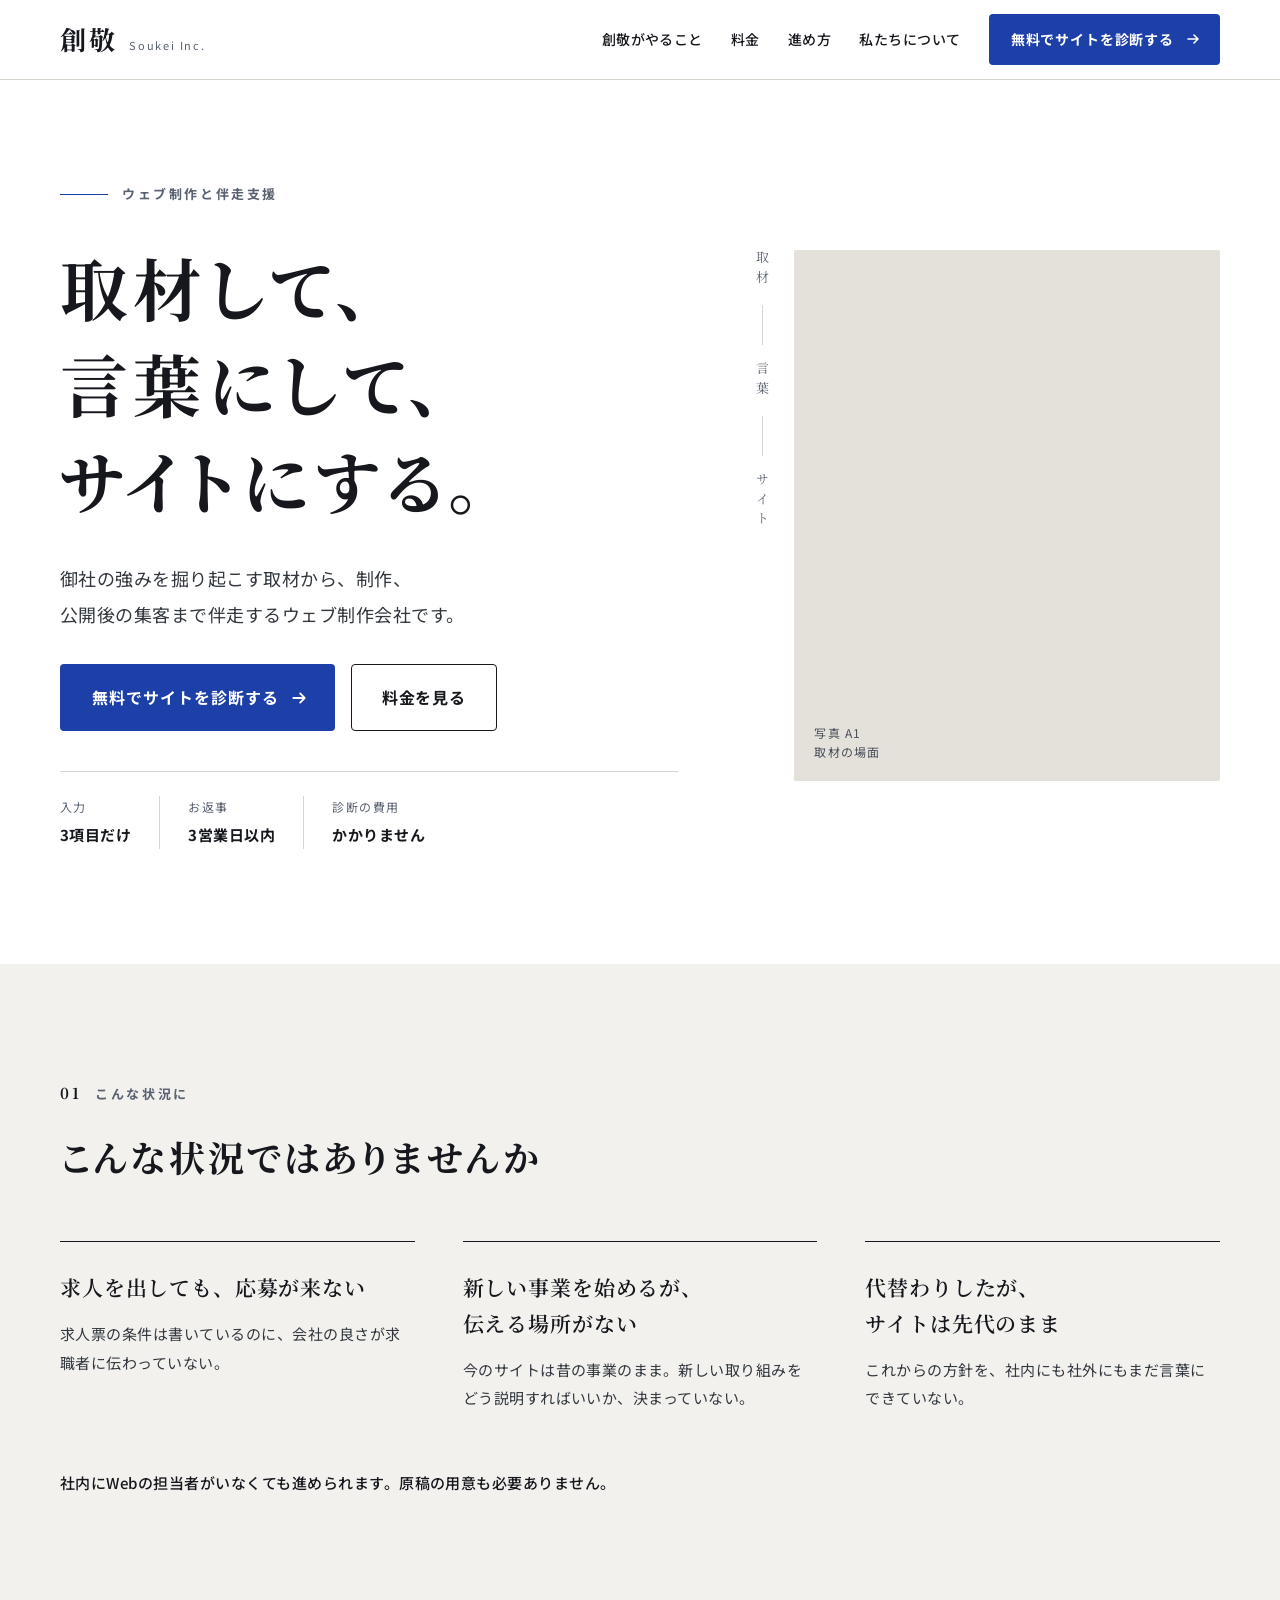
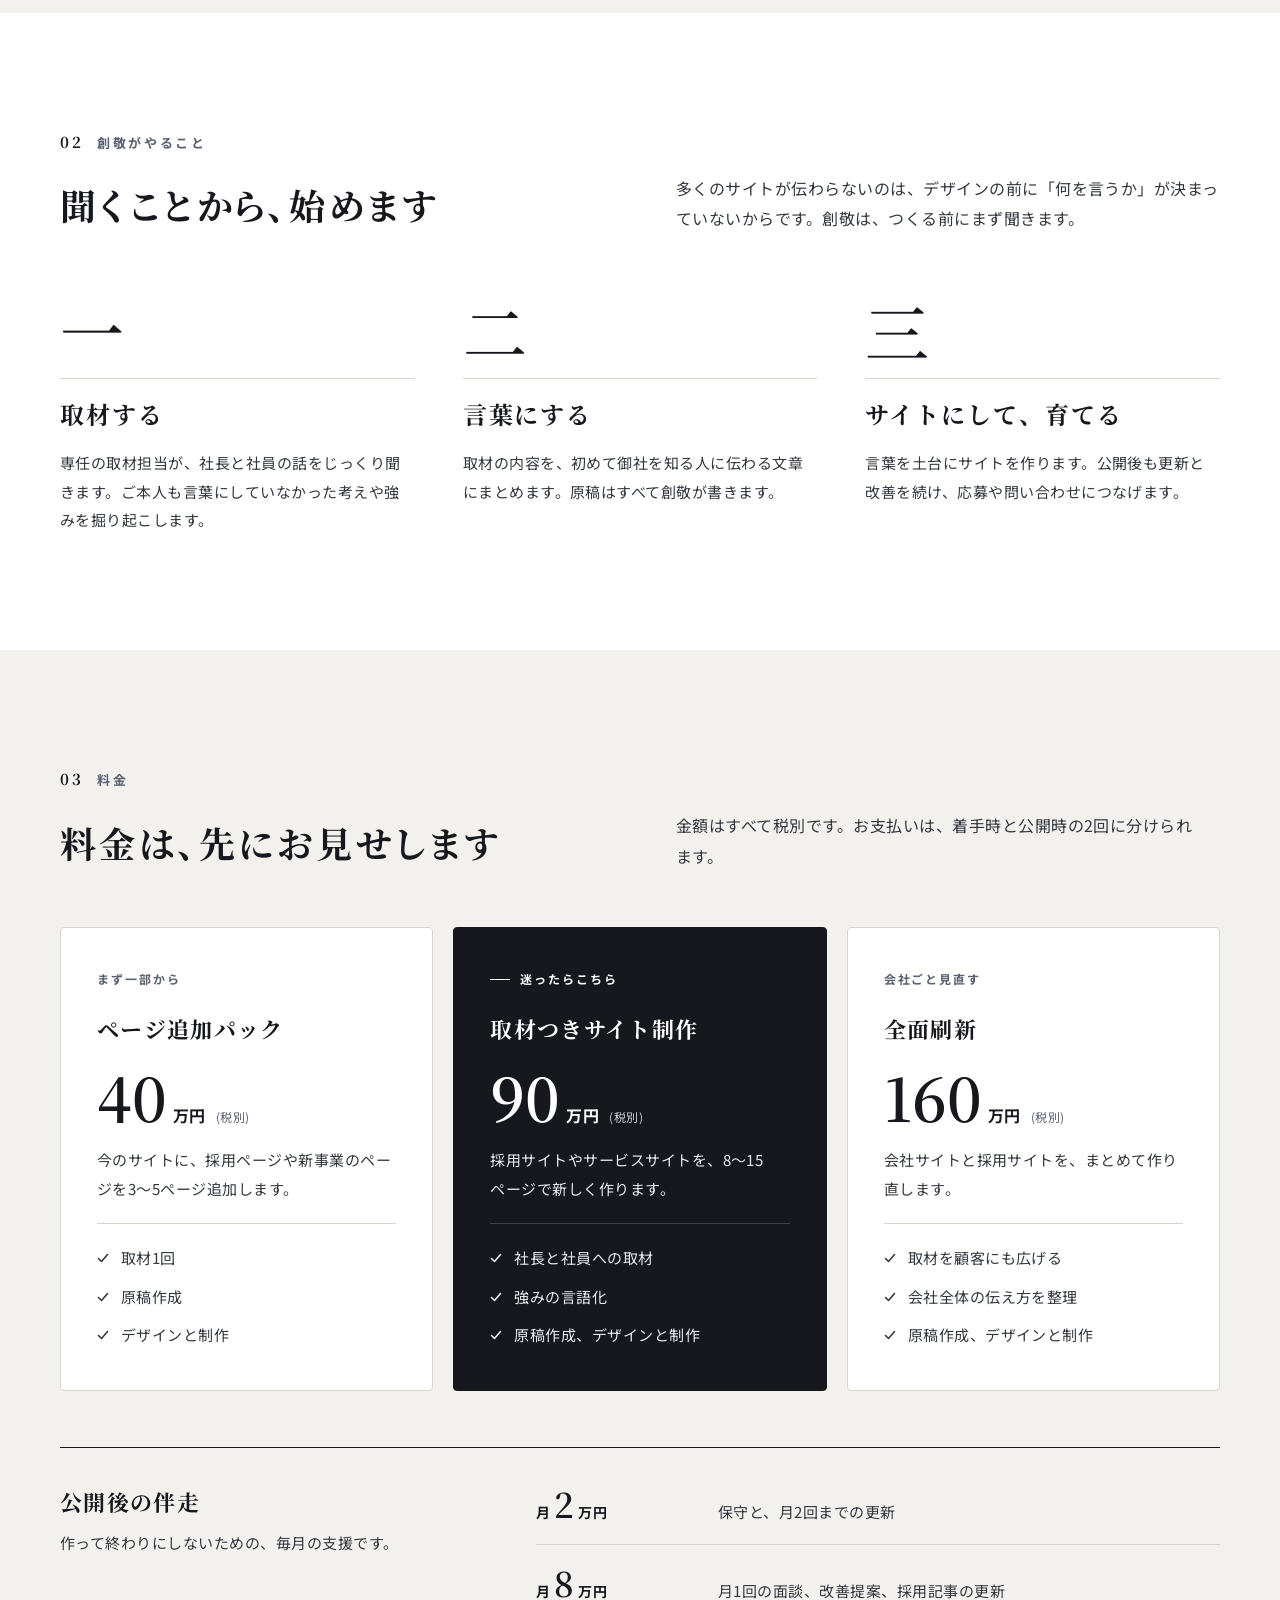
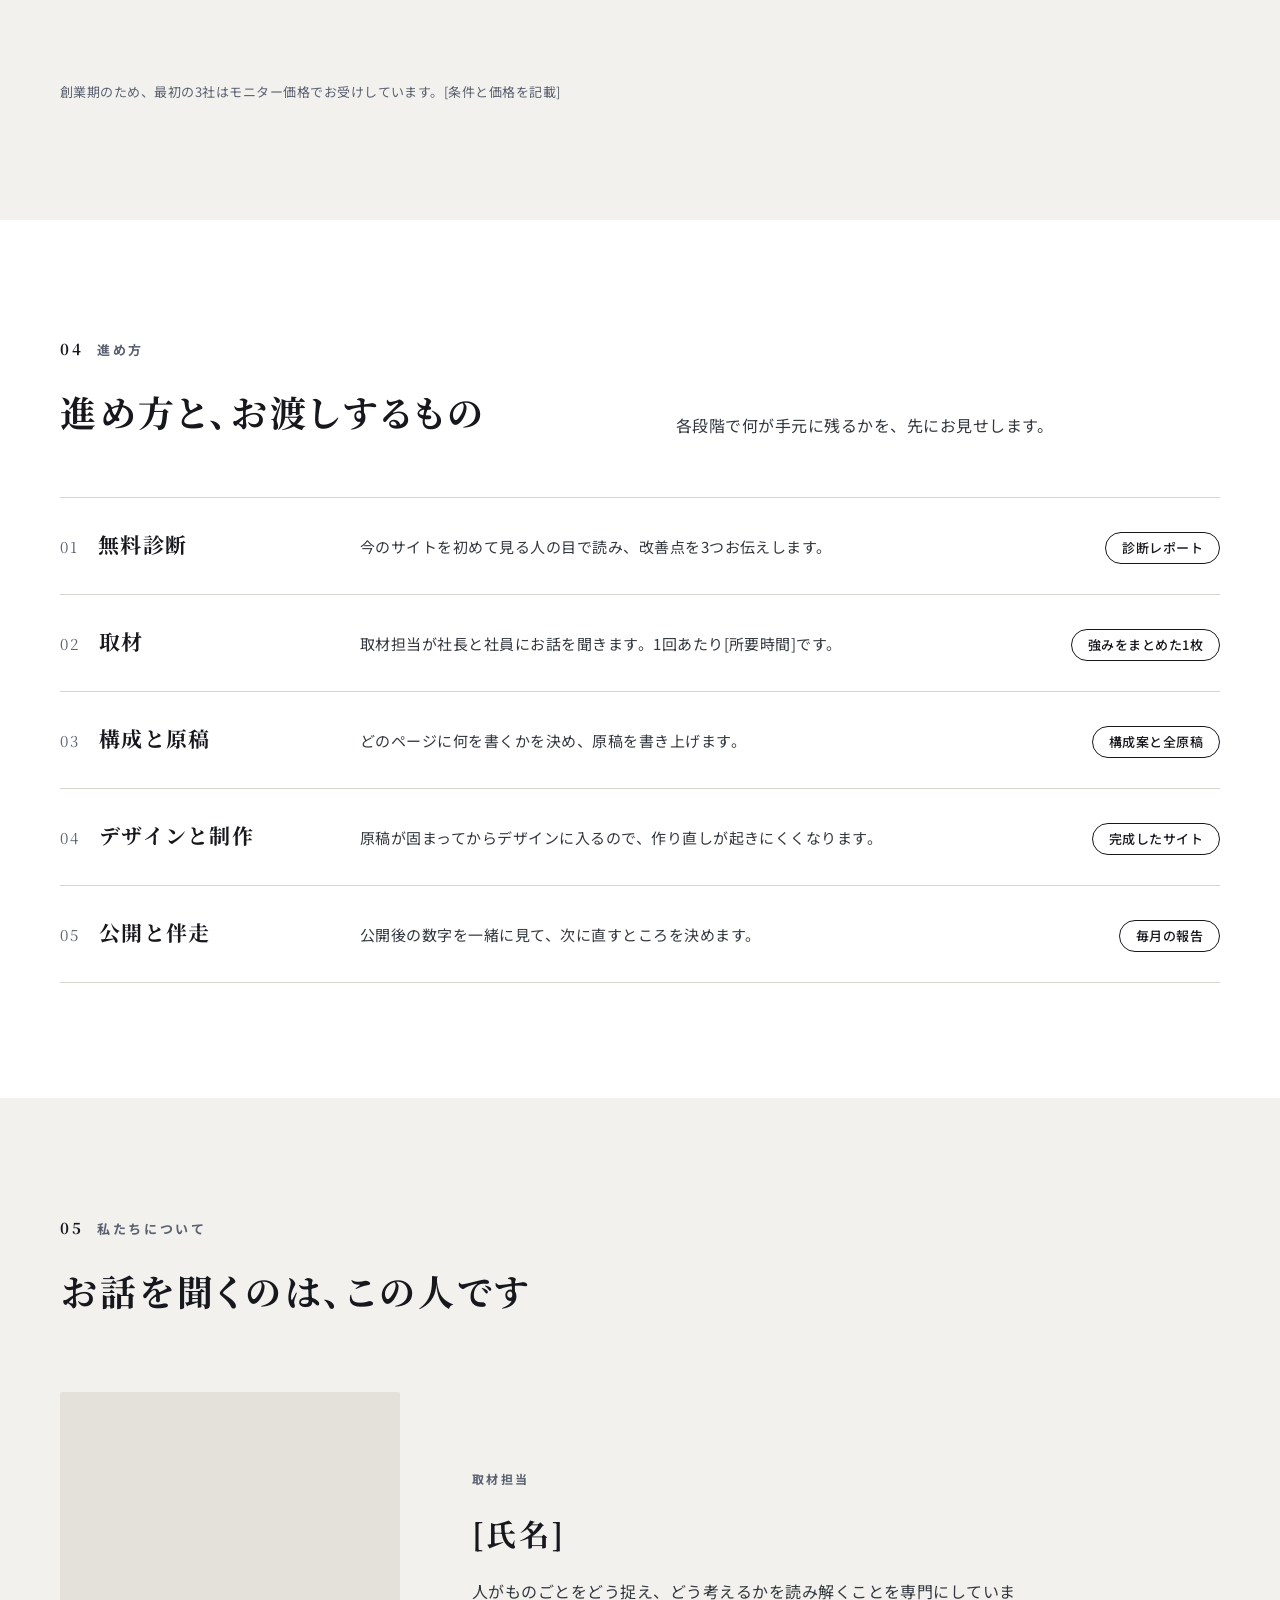
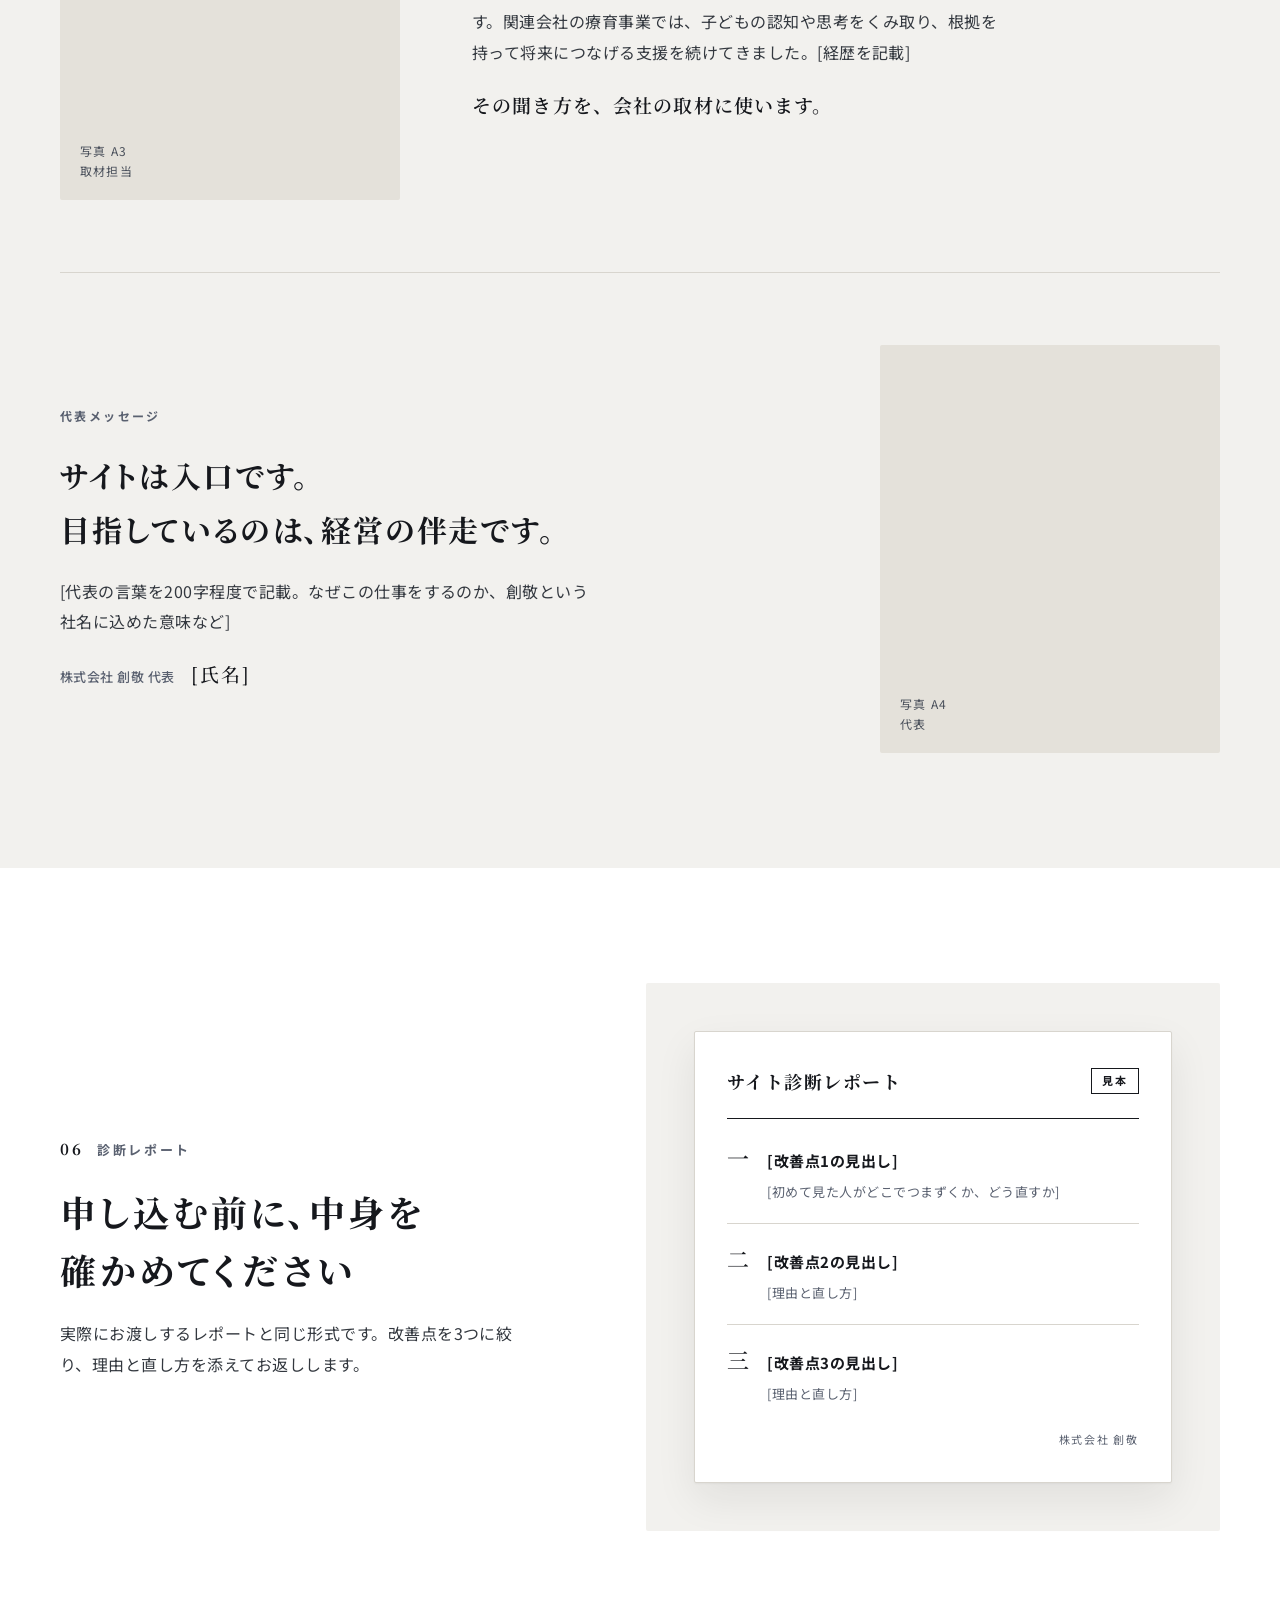
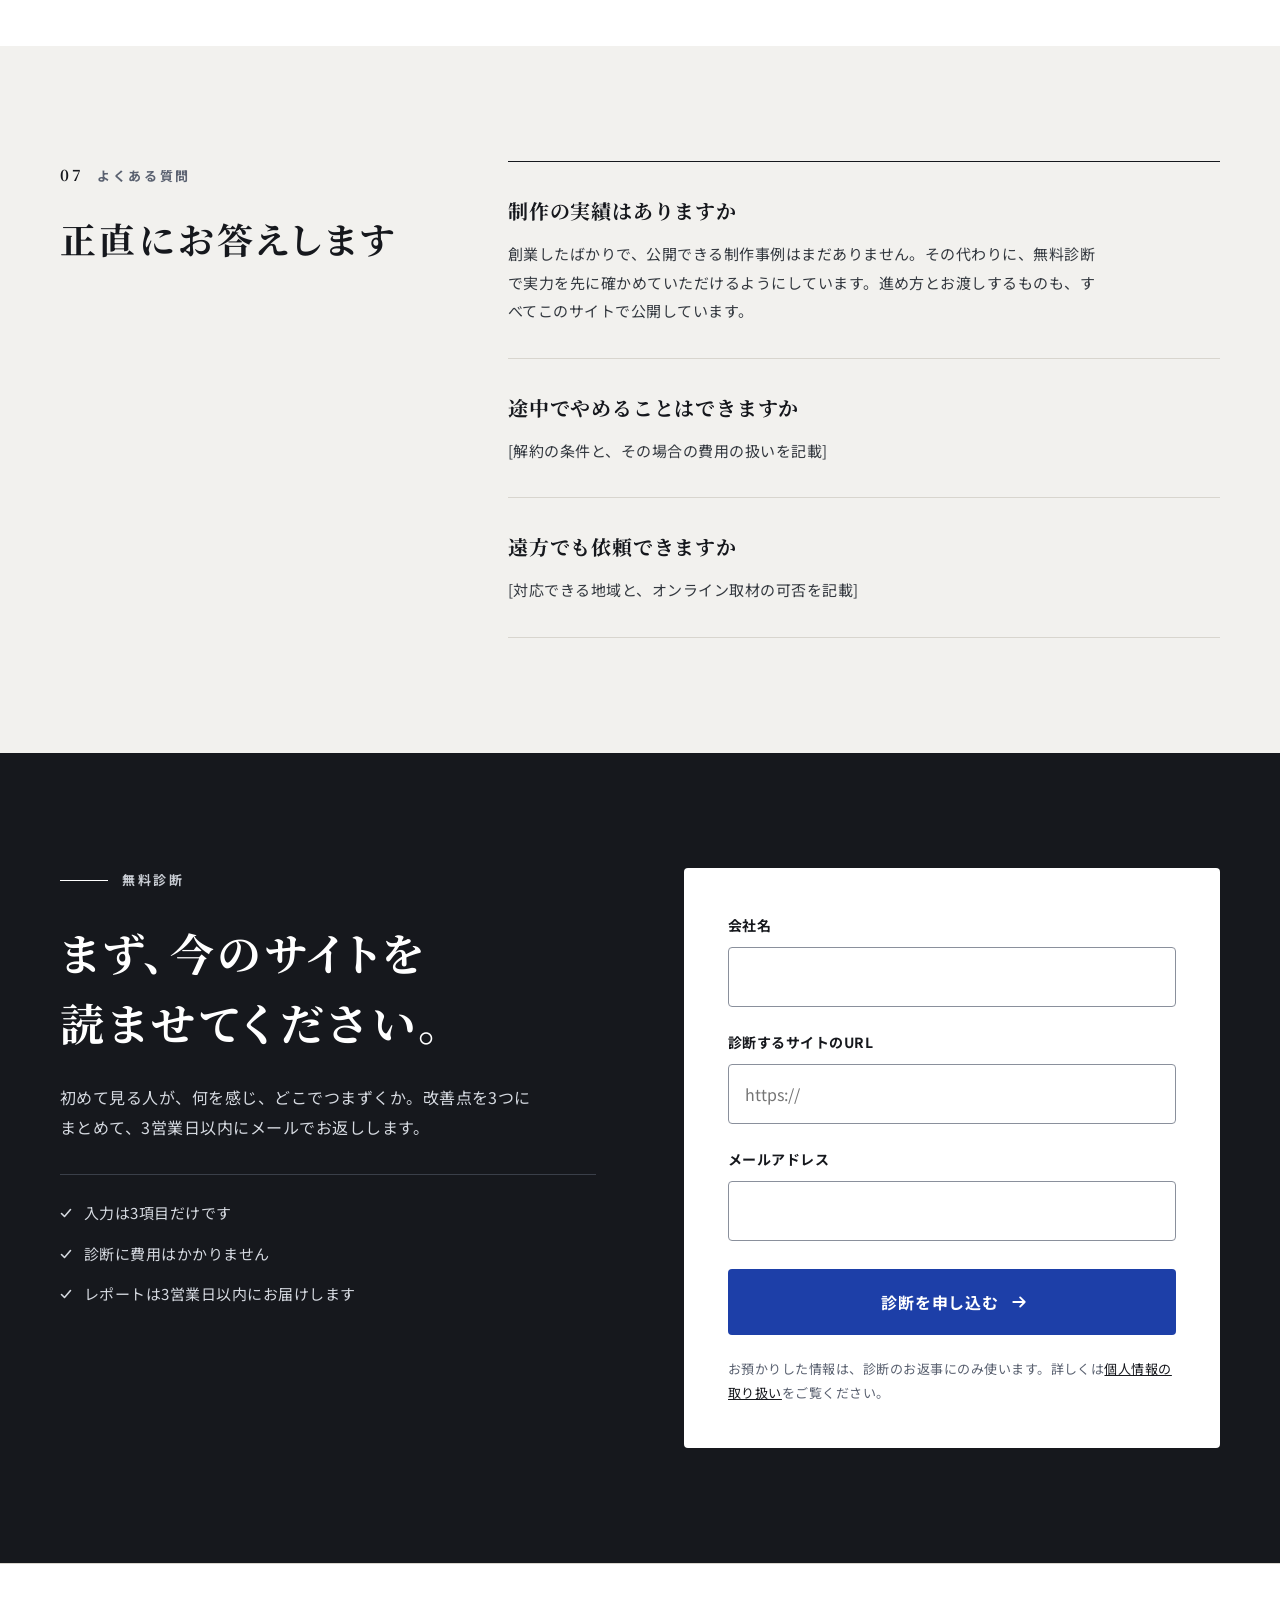
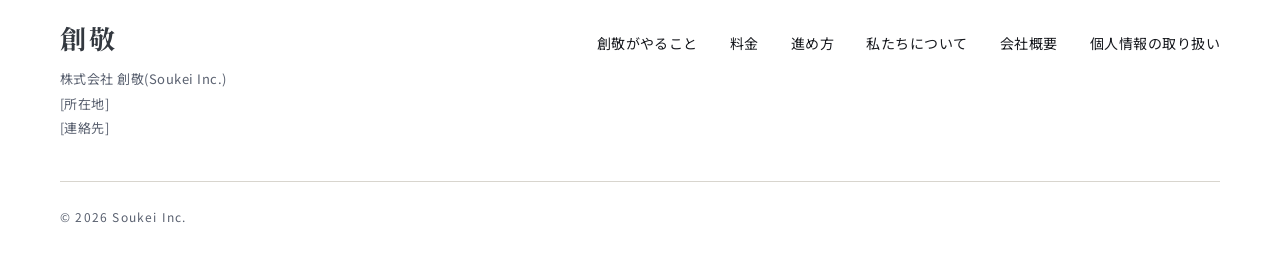
<file: index.html>
<!doctype html>
<html lang="ja">
<head>
<meta charset="utf-8">
<meta name="viewport" content="width=device-width, initial-scale=1">
<title>創敬|取材して、言葉にして、サイトにする。ウェブ制作と伴走支援</title>
<meta name="description" content="御社の強みを掘り起こす取材から、制作、公開後の集客まで伴走するウェブ制作会社です。今のサイトの改善点を3つお返しする無料診断を受け付けています。">
<link rel="canonical" href="https://soukeibros.jp/">
<meta property="og:type" content="website">
<meta property="og:site_name" content="株式会社 創敬">
<meta property="og:title" content="創敬|取材して、言葉にして、サイトにする。">
<meta property="og:description" content="御社の強みを掘り起こす取材から、制作、公開後の集客まで伴走するウェブ制作会社です。">
<meta property="og:url" content="https://soukeibros.jp/">
<meta property="og:image" content="https://soukeibros.jp/assets/ogp.png">
<meta name="twitter:card" content="summary_large_image">
<link rel="icon" href="assets/icon.svg" type="image/svg+xml">
<link rel="apple-touch-icon" href="assets/icon.png">
<link rel="preconnect" href="https://fonts.googleapis.com">
<link rel="preconnect" href="https://fonts.gstatic.com" crossorigin>
<link rel="stylesheet" href="https://fonts.googleapis.com/css2?family=Noto+Sans+JP:wght@400;500;700&family=Noto+Serif+JP:wght@500;600;700&display=swap">
<link rel="stylesheet" href="css/style.css">
</head>
<body>

<header class="header">
  <div class="container header__inner">
    <a class="brand" href="./" aria-label="創敬 トップへ">
      <span class="brand__name">創敬</span>
      <span class="brand__en">Soukei Inc.</span>
    </a>
    <nav class="nav" aria-label="主なメニュー">
      <a class="nav__link" href="#service">創敬がやること</a>
      <a class="nav__link" href="#price">料金</a>
      <a class="nav__link" href="#process">進め方</a>
      <a class="nav__link" href="#people">私たちについて</a>
      <a class="btn btn--small" href="#shindan">無料でサイトを診断する
        <svg aria-hidden="true" width="14" height="14" viewBox="0 0 14 14" fill="none" stroke="currentColor" stroke-width="1.6" stroke-linecap="round" stroke-linejoin="round"><path d="M2 7h10M8 3l4 4-4 4"/></svg>
      </a>
    </nav>
  </div>
</header>

<main>

<!-- 最上部 -->
<section class="hero" id="top">
  <div class="container hero__inner">
    <div class="hero__text">
      <p class="eyebrow eyebrow--line">ウェブ制作と伴走支援</p>
      <h1 class="hero__title">取材して、<br>言葉にして、<br>サイトにする。</h1>
      <p class="hero__lead"><span class="ph">御社の強みを掘り起こす取材から、</span><span class="ph">制作、</span><span class="ph">公開後の集客まで伴走する</span><span class="ph">ウェブ制作会社です。</span></p>
      <div class="hero__actions">
        <a class="btn" href="#shindan">無料でサイトを診断する
          <svg aria-hidden="true" width="16" height="16" viewBox="0 0 14 14" fill="none" stroke="currentColor" stroke-width="1.6" stroke-linecap="round" stroke-linejoin="round"><path d="M2 7h10M8 3l4 4-4 4"/></svg>
        </a>
        <a class="btn btn--ghost" href="#price">料金を見る</a>
      </div>
      <dl class="facts">
        <div class="facts__item"><dt>入力</dt><dd>3項目だけ</dd></div>
        <div class="facts__item"><dt>お返事</dt><dd>3営業日以内</dd></div>
        <div class="facts__item"><dt>診断の費用</dt><dd>かかりません</dd></div>
      </dl>
    </div>
    <div class="hero__visual">
      <p class="hero__vertical" aria-hidden="true">取材<span></span>言葉<span></span>サイト</p>
      <!-- 写真A1:届いたら下の div を <div class="photo photo--hero"><img src="assets/a1-interview.jpg" alt="取材の様子" width="1600" height="2000"></div> に差し替える -->
      <div class="photo photo--hero" role="img" aria-label="取材の場面の写真(準備中)">
        <p class="photo__label">写真 A1<br>取材の場面</p>
      </div>
    </div>
  </div>
</section>

<!-- 01 こんな状況に -->
<section class="section section--warm">
  <div class="container stack" style="gap: 56px">
    <div class="head">
      <p class="eyebrow"><span class="eyebrow__num">01</span>こんな状況に</p>
      <h2 class="h2"><span class="ph">こんな状況では</span><span class="ph">ありませんか</span></h2>
    </div>
    <div class="cards">
      <div class="case">
        <h3 class="h3"><span class="ph">求人を出しても、</span><span class="ph">応募が来ない</span></h3>
        <p>求人票の条件は書いているのに、会社の良さが求職者に伝わっていない。</p>
      </div>
      <div class="case">
        <h3 class="h3"><span class="ph">新しい事業を始めるが、</span><span class="ph">伝える場所がない</span></h3>
        <p>今のサイトは昔の事業のまま。新しい取り組みをどう説明すればいいか、決まっていない。</p>
      </div>
      <div class="case">
        <h3 class="h3"><span class="ph">代替わりしたが、</span><span class="ph">サイトは先代のまま</span></h3>
        <p>これからの方針を、社内にも社外にもまだ言葉にできていない。</p>
      </div>
    </div>
    <p class="note-strong"><span class="ph">社内にWebの担当者がいなくても進められます。</span><span class="ph">原稿の用意も必要ありません。</span></p>
  </div>
</section>

<!-- 02 創敬がやること -->
<section class="section" id="service">
  <div class="container stack" style="gap: 64px">
    <div class="head-row">
      <div class="head">
        <p class="eyebrow"><span class="eyebrow__num">02</span>創敬がやること</p>
        <h2 class="h2"><span class="ph">聞くことから、</span><span class="ph">始めます</span></h2>
      </div>
      <p class="lead">多くのサイトが伝わらないのは、デザインの前に「何を言うか」が決まっていないからです。創敬は、つくる前にまず聞きます。</p>
    </div>
    <ol class="steps">
      <li class="step">
        <p class="step__num" aria-hidden="true">一</p>
        <h3 class="h3">取材する</h3>
        <p>専任の取材担当が、社長と社員の話をじっくり聞きます。ご本人も言葉にしていなかった考えや強みを掘り起こします。</p>
      </li>
      <li class="step">
        <p class="step__num" aria-hidden="true">二</p>
        <h3 class="h3">言葉にする</h3>
        <p>取材の内容を、初めて御社を知る人に伝わる文章にまとめます。原稿はすべて創敬が書きます。</p>
      </li>
      <li class="step">
        <p class="step__num" aria-hidden="true">三</p>
        <h3 class="h3"><span class="ph">サイトにして、</span><span class="ph">育てる</span></h3>
        <p>言葉を土台にサイトを作ります。公開後も更新と改善を続け、応募や問い合わせにつなげます。</p>
      </li>
    </ol>
  </div>
</section>

<!-- 03 料金 -->
<section class="section section--warm" id="price">
  <div class="container stack" style="gap: 56px">
    <div class="head-row">
      <div class="head">
        <p class="eyebrow"><span class="eyebrow__num">03</span>料金</p>
        <h2 class="h2"><span class="ph">料金は、</span><span class="ph">先にお見せします</span></h2>
      </div>
      <p class="lead">金額はすべて税別です。お支払いは、着手時と公開時の2回に分けられます。</p>
    </div>
    <div class="plans">
      <div class="plan">
        <p class="plan__tag">まず一部から</p>
        <h3 class="h3">ページ追加パック</h3>
        <p class="price"><span class="price__num">40</span><span class="price__unit">万円</span><span class="price__tax">(税別)</span></p>
        <p class="small">今のサイトに、採用ページや新事業のページを3〜5ページ追加します。</p>
        <ul class="checks">
          <li><svg aria-hidden="true" width="12" height="12" viewBox="0 0 12 12" fill="none" stroke="currentColor" stroke-width="1.6" stroke-linecap="round" stroke-linejoin="round"><path d="M1.5 6.5l3 3 6-7"/></svg>取材1回</li>
          <li><svg aria-hidden="true" width="12" height="12" viewBox="0 0 12 12" fill="none" stroke="currentColor" stroke-width="1.6" stroke-linecap="round" stroke-linejoin="round"><path d="M1.5 6.5l3 3 6-7"/></svg>原稿作成</li>
          <li><svg aria-hidden="true" width="12" height="12" viewBox="0 0 12 12" fill="none" stroke="currentColor" stroke-width="1.6" stroke-linecap="round" stroke-linejoin="round"><path d="M1.5 6.5l3 3 6-7"/></svg>デザインと制作</li>
        </ul>
      </div>
      <div class="plan plan--main">
        <p class="plan__tag">迷ったらこちら</p>
        <h3 class="h3">取材つきサイト制作</h3>
        <p class="price"><span class="price__num">90</span><span class="price__unit">万円</span><span class="price__tax">(税別)</span></p>
        <p class="small">採用サイトやサービスサイトを、8〜15ページで新しく作ります。</p>
        <ul class="checks">
          <li><svg aria-hidden="true" width="12" height="12" viewBox="0 0 12 12" fill="none" stroke="currentColor" stroke-width="1.6" stroke-linecap="round" stroke-linejoin="round"><path d="M1.5 6.5l3 3 6-7"/></svg>社長と社員への取材</li>
          <li><svg aria-hidden="true" width="12" height="12" viewBox="0 0 12 12" fill="none" stroke="currentColor" stroke-width="1.6" stroke-linecap="round" stroke-linejoin="round"><path d="M1.5 6.5l3 3 6-7"/></svg>強みの言語化</li>
          <li><svg aria-hidden="true" width="12" height="12" viewBox="0 0 12 12" fill="none" stroke="currentColor" stroke-width="1.6" stroke-linecap="round" stroke-linejoin="round"><path d="M1.5 6.5l3 3 6-7"/></svg>原稿作成、デザインと制作</li>
        </ul>
      </div>
      <div class="plan">
        <p class="plan__tag">会社ごと見直す</p>
        <h3 class="h3">全面刷新</h3>
        <p class="price"><span class="price__num">160</span><span class="price__unit">万円</span><span class="price__tax">(税別)</span></p>
        <p class="small">会社サイトと採用サイトを、まとめて作り直します。</p>
        <ul class="checks">
          <li><svg aria-hidden="true" width="12" height="12" viewBox="0 0 12 12" fill="none" stroke="currentColor" stroke-width="1.6" stroke-linecap="round" stroke-linejoin="round"><path d="M1.5 6.5l3 3 6-7"/></svg>取材を顧客にも広げる</li>
          <li><svg aria-hidden="true" width="12" height="12" viewBox="0 0 12 12" fill="none" stroke="currentColor" stroke-width="1.6" stroke-linecap="round" stroke-linejoin="round"><path d="M1.5 6.5l3 3 6-7"/></svg>会社全体の伝え方を整理</li>
          <li><svg aria-hidden="true" width="12" height="12" viewBox="0 0 12 12" fill="none" stroke="currentColor" stroke-width="1.6" stroke-linecap="round" stroke-linejoin="round"><path d="M1.5 6.5l3 3 6-7"/></svg>原稿作成、デザインと制作</li>
        </ul>
      </div>
    </div>
    <div class="monthly">
      <div class="monthly__head">
        <h3 class="h3">公開後の伴走</h3>
        <p class="small">作って終わりにしないための、毎月の支援です。</p>
      </div>
      <dl class="monthly__list">
        <div class="monthly__row"><dt>月<b>2</b>万円</dt><dd>保守と、月2回までの更新</dd></div>
        <div class="monthly__row"><dt>月<b>8</b>万円</dt><dd>月1回の面談、改善提案、採用記事の更新</dd></div>
      </dl>
    </div>
    <!-- TODO: モニター価格の条件と金額を記載 -->
    <p class="fine">創業期のため、最初の3社はモニター価格でお受けしています。[条件と価格を記載]</p>
  </div>
</section>

<!-- 04 進め方 -->
<section class="section" id="process">
  <div class="container stack" style="gap: 56px">
    <div class="head-row">
      <div class="head">
        <p class="eyebrow"><span class="eyebrow__num">04</span>進め方</p>
        <h2 class="h2"><span class="ph">進め方と、</span><span class="ph">お渡しするもの</span></h2>
      </div>
      <p class="lead">各段階で何が手元に残るかを、先にお見せします。</p>
    </div>
    <ol class="flow">
      <li class="flow__item">
        <div class="flow__title"><span class="flow__num" aria-hidden="true">01</span><h3 class="h3">無料診断</h3></div>
        <p class="flow__text">今のサイトを初めて見る人の目で読み、改善点を3つお伝えします。</p>
        <p class="chip">診断レポート</p>
      </li>
      <li class="flow__item">
        <div class="flow__title"><span class="flow__num" aria-hidden="true">02</span><h3 class="h3">取材</h3></div>
        <!-- TODO: 取材1回の所要時間を記載 -->
        <p class="flow__text">取材担当が社長と社員にお話を聞きます。1回あたり[所要時間]です。</p>
        <p class="chip">強みをまとめた1枚</p>
      </li>
      <li class="flow__item">
        <div class="flow__title"><span class="flow__num" aria-hidden="true">03</span><h3 class="h3">構成と原稿</h3></div>
        <p class="flow__text">どのページに何を書くかを決め、原稿を書き上げます。</p>
        <p class="chip">構成案と全原稿</p>
      </li>
      <li class="flow__item">
        <div class="flow__title"><span class="flow__num" aria-hidden="true">04</span><h3 class="h3">デザインと制作</h3></div>
        <p class="flow__text">原稿が固まってからデザインに入るので、作り直しが起きにくくなります。</p>
        <p class="chip">完成したサイト</p>
      </li>
      <li class="flow__item">
        <div class="flow__title"><span class="flow__num" aria-hidden="true">05</span><h3 class="h3">公開と伴走</h3></div>
        <p class="flow__text">公開後の数字を一緒に見て、次に直すところを決めます。</p>
        <p class="chip">毎月の報告</p>
      </li>
    </ol>
  </div>
</section>

<!-- 05 私たちについて -->
<section class="section section--warm" id="people">
  <div class="container stack" style="gap: 72px">
    <div class="head">
      <p class="eyebrow"><span class="eyebrow__num">05</span>私たちについて</p>
      <h2 class="h2"><span class="ph">お話を聞くのは、</span><span class="ph">この人です</span></h2>
    </div>
    <div class="person">
      <!-- 写真A3:届いたら <div class="photo photo--portrait"><img src="assets/a3-interviewer.jpg" alt="取材担当 氏名" width="1200" height="1440"></div> に差し替える -->
      <div class="photo photo--portrait" role="img" aria-label="取材担当の写真(準備中)">
        <p class="photo__label">写真 A3<br>取材担当</p>
      </div>
      <div class="person__text">
        <p class="person__role">取材担当</p>
        <!-- TODO: 取材担当の氏名と経歴を記載 -->
        <h3 class="person__name">[氏名]</h3>
        <p>人がものごとをどう捉え、どう考えるかを読み解くことを専門にしています。関連会社の療育事業では、子どもの認知や思考をくみ取り、根拠を持って将来につなげる支援を続けてきました。[経歴を記載]</p>
        <p class="person__line"><span class="ph">その聞き方を、</span><span class="ph">会社の取材に使います。</span></p>
      </div>
    </div>
    <div class="person person--reverse">
      <div class="person__text">
        <p class="person__role">代表メッセージ</p>
        <p class="quote">サイトは入口です。<br><span class="ph">目指しているのは、</span><span class="ph">経営の伴走です。</span></p>
        <!-- TODO: 代表メッセージ(200字程度)と氏名を記載 -->
        <p>[代表の言葉を200字程度で記載。なぜこの仕事をするのか、創敬という社名に込めた意味など]</p>
        <p class="sign"><small>株式会社 創敬 代表</small><b>[氏名]</b></p>
      </div>
      <!-- 写真A4(1月撮影):届いたら <div class="photo photo--portrait"><img src="assets/a4-representative.jpg" alt="代表 氏名" width="1200" height="1440"></div> に差し替える -->
      <div class="photo photo--portrait" role="img" aria-label="代表の写真(準備中)">
        <p class="photo__label">写真 A4<br>代表</p>
      </div>
    </div>
  </div>
</section>

<!-- 06 診断レポート -->
<section class="section">
  <div class="container report-row">
    <div class="head">
      <p class="eyebrow"><span class="eyebrow__num">06</span>診断レポート</p>
      <h2 class="h2"><span class="ph">申し込む前に、</span><span class="ph">中身を</span><span class="ph">確かめてください</span></h2>
      <p>実際にお渡しするレポートと同じ形式です。改善点を3つに絞り、理由と直し方を添えてお返しします。</p>
    </div>
    <div class="report-frame">
      <!-- TODO: 実物の診断レポートができたら、中身を実例(社名を伏せたもの)に差し替える -->
      <div class="report">
        <div class="report__head">
          <p class="report__title">サイト診断レポート</p>
          <p class="report__tag">見本</p>
        </div>
        <ol class="report__list">
          <li><span class="report__num" aria-hidden="true">一</span><div><b>[改善点1の見出し]</b><span class="sub">[初めて見た人がどこでつまずくか、どう直すか]</span></div></li>
          <li><span class="report__num" aria-hidden="true">二</span><div><b>[改善点2の見出し]</b><span class="sub">[理由と直し方]</span></div></li>
          <li><span class="report__num" aria-hidden="true">三</span><div><b>[改善点3の見出し]</b><span class="sub">[理由と直し方]</span></div></li>
        </ol>
        <p class="report__foot">株式会社 創敬</p>
      </div>
    </div>
  </div>
</section>

<!-- 07 よくある質問 -->
<section class="section section--warm">
  <div class="container faq-row">
    <div class="head">
      <p class="eyebrow"><span class="eyebrow__num">07</span>よくある質問</p>
      <h2 class="h2"><span class="ph">正直に</span><span class="ph">お答えします</span></h2>
    </div>
    <dl class="faq">
      <div class="faq__item">
        <dt>制作の実績はありますか</dt>
        <dd>創業したばかりで、公開できる制作事例はまだありません。その代わりに、無料診断で実力を先に確かめていただけるようにしています。進め方とお渡しするものも、すべてこのサイトで公開しています。</dd>
      </div>
      <div class="faq__item">
        <dt>途中でやめることはできますか</dt>
        <!-- TODO: 解約条件を記載 -->
        <dd>[解約の条件と、その場合の費用の扱いを記載]</dd>
      </div>
      <div class="faq__item">
        <dt>遠方でも依頼できますか</dt>
        <!-- TODO: 対応地域を記載 -->
        <dd>[対応できる地域と、オンライン取材の可否を記載]</dd>
      </div>
    </dl>
  </div>
</section>

<!-- 無料診断の申し込み -->
<section class="section section--ink" id="shindan">
  <div class="container apply">
    <div class="apply__text">
      <p class="eyebrow eyebrow--line">無料診断</p>
      <h2 class="h2">まず、今のサイトを<br>読ませてください。</h2>
      <p>初めて見る人が、何を感じ、どこでつまずくか。改善点を3つにまとめて、3営業日以内にメールでお返しします。</p>
      <ul class="checks">
        <li><svg aria-hidden="true" width="12" height="12" viewBox="0 0 12 12" fill="none" stroke="currentColor" stroke-width="1.6" stroke-linecap="round" stroke-linejoin="round"><path d="M1.5 6.5l3 3 6-7"/></svg>入力は3項目だけです</li>
        <li><svg aria-hidden="true" width="12" height="12" viewBox="0 0 12 12" fill="none" stroke="currentColor" stroke-width="1.6" stroke-linecap="round" stroke-linejoin="round"><path d="M1.5 6.5l3 3 6-7"/></svg>診断に費用はかかりません</li>
        <li><svg aria-hidden="true" width="12" height="12" viewBox="0 0 12 12" fill="none" stroke="currentColor" stroke-width="1.6" stroke-linecap="round" stroke-linejoin="round"><path d="M1.5 6.5l3 3 6-7"/></svg>レポートは3営業日以内にお届けします</li>
      </ul>
    </div>
    <form class="form" action="contact.php" method="post">
      <div class="field">
        <label for="f-company">会社名</label>
        <input id="f-company" name="company" type="text" autocomplete="organization" maxlength="100" required>
      </div>
      <div class="field">
        <label for="f-url">診断するサイトのURL</label>
        <input id="f-url" name="url" type="url" inputmode="url" placeholder="https://" maxlength="300" required>
      </div>
      <div class="field">
        <label for="f-mail">メールアドレス</label>
        <input id="f-mail" name="email" type="email" inputmode="email" autocomplete="email" maxlength="200" required>
      </div>
      <!-- 迷惑送信よけ。人には見えず、自動送信プログラムだけが入力する欄 -->
      <div class="hp" aria-hidden="true">
        <label for="f-fax">この欄は空のままにしてください</label>
        <input id="f-fax" name="fax" type="text" tabindex="-1" autocomplete="off">
      </div>
      <button class="btn" type="submit">診断を申し込む
        <svg aria-hidden="true" width="16" height="16" viewBox="0 0 14 14" fill="none" stroke="currentColor" stroke-width="1.6" stroke-linecap="round" stroke-linejoin="round"><path d="M2 7h10M8 3l4 4-4 4"/></svg>
      </button>
      <p class="fine">お預かりした情報は、診断のお返事にのみ使います。詳しくは<a href="privacy.html">個人情報の取り扱い</a>をご覧ください。</p>
    </form>
  </div>
</section>

</main>

<footer class="footer">
  <div class="container footer__inner">
    <div class="footer__top">
      <div class="footer__brand">
        <p class="brand__name">創敬</p>
        <!-- TODO: 所在地と連絡先を記載 -->
        <address>株式会社 創敬(Soukei Inc.)<br>[所在地]<br>[連絡先]</address>
      </div>
      <nav class="footer__nav" aria-label="フッターメニュー">
        <a href="#service">創敬がやること</a>
        <a href="#price">料金</a>
        <a href="#process">進め方</a>
        <a href="#people">私たちについて</a>
        <a href="company.html">会社概要</a>
        <a href="privacy.html">個人情報の取り扱い</a>
      </nav>
    </div>
    <p class="footer__copy">© 2026 Soukei Inc.</p>
  </div>
</footer>

</body>
</html>
</file>
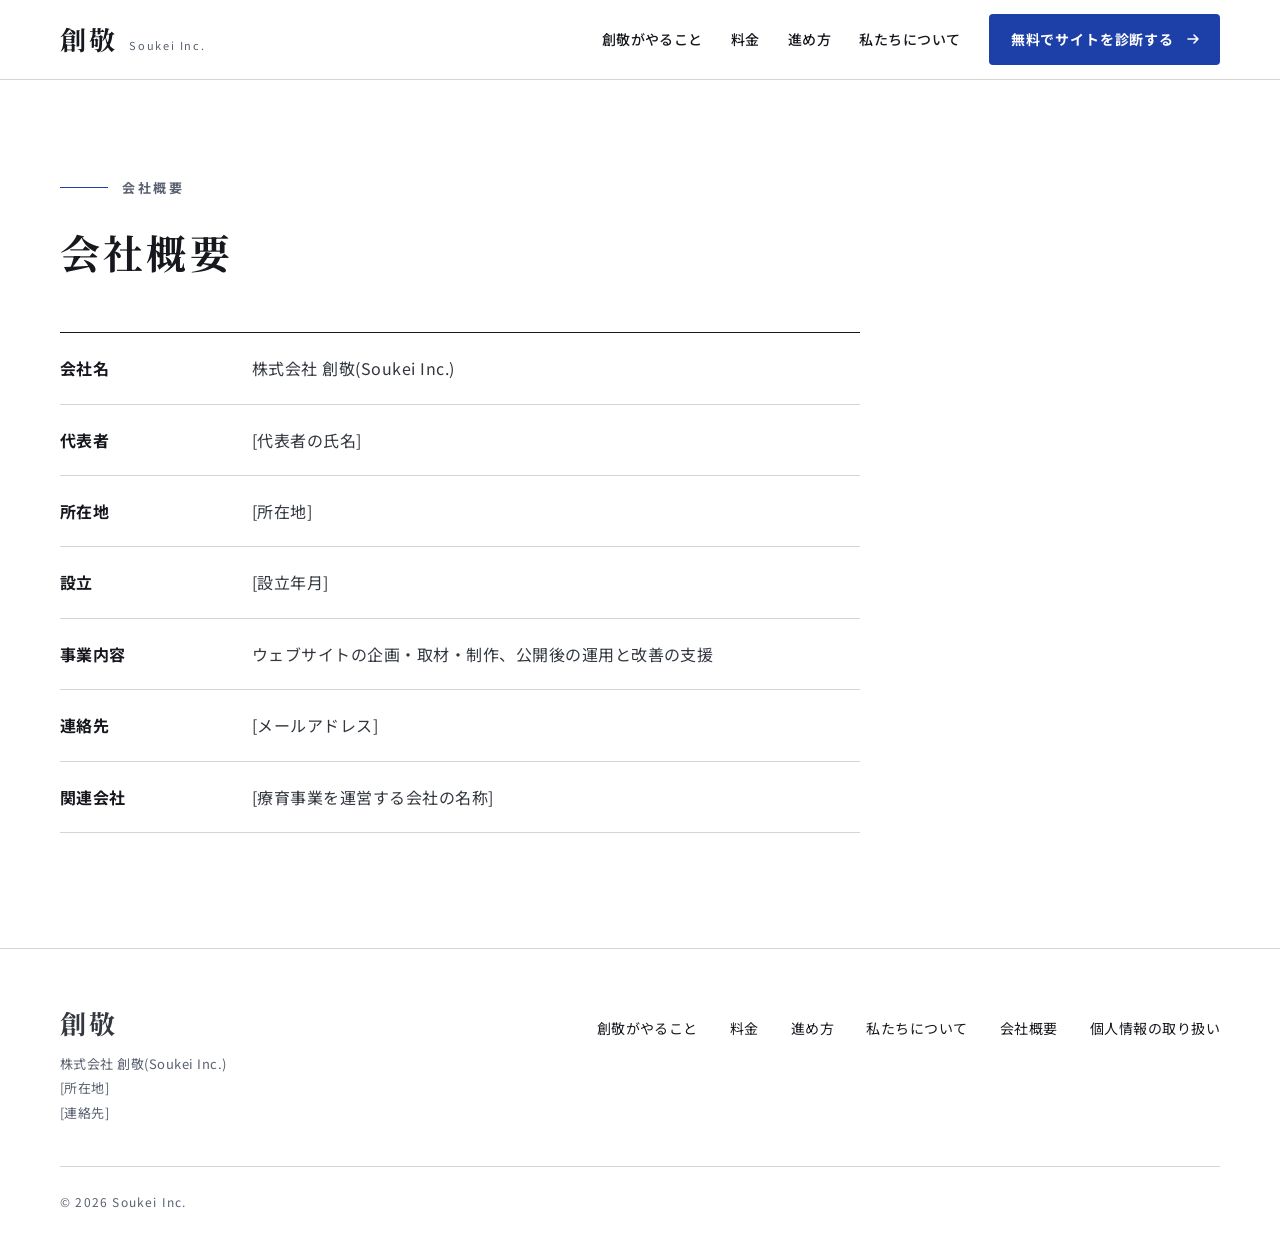
<file: company.html>
<!doctype html>
<html lang="ja">
<head>
<meta charset="utf-8">
<meta name="viewport" content="width=device-width, initial-scale=1">
<title>会社概要|株式会社 創敬</title>
<meta name="description" content="株式会社 創敬(Soukei Inc.)の会社概要です。">
<link rel="canonical" href="https://soukeibros.jp/company.html">
<link rel="icon" href="assets/icon.svg" type="image/svg+xml">
<link rel="apple-touch-icon" href="assets/icon.png">
<link rel="preconnect" href="https://fonts.googleapis.com">
<link rel="preconnect" href="https://fonts.gstatic.com" crossorigin>
<link rel="stylesheet" href="https://fonts.googleapis.com/css2?family=Noto+Sans+JP:wght@400;500;700&family=Noto+Serif+JP:wght@500;600;700&display=swap">
<link rel="stylesheet" href="css/style.css">
</head>
<body>

<header class="header">
  <div class="container header__inner">
    <a class="brand" href="./" aria-label="創敬 トップへ">
      <span class="brand__name">創敬</span>
      <span class="brand__en">Soukei Inc.</span>
    </a>
    <nav class="nav" aria-label="主なメニュー">
      <a class="nav__link" href="./#service">創敬がやること</a>
      <a class="nav__link" href="./#price">料金</a>
      <a class="nav__link" href="./#process">進め方</a>
      <a class="nav__link" href="./#people">私たちについて</a>
      <a class="btn btn--small" href="./#shindan">無料でサイトを診断する
        <svg aria-hidden="true" width="14" height="14" viewBox="0 0 14 14" fill="none" stroke="currentColor" stroke-width="1.6" stroke-linecap="round" stroke-linejoin="round"><path d="M2 7h10M8 3l4 4-4 4"/></svg>
      </a>
    </nav>
  </div>
</header>

<main class="page">
  <div class="container">
    <div class="page__inner">
      <div class="head">
        <p class="eyebrow eyebrow--line">会社概要</p>
        <h1>会社概要</h1>
      </div>
      <!-- TODO: [ ] の項目をすべて記載 -->
      <dl class="table">
        <div class="table__row"><dt>会社名</dt><dd>株式会社 創敬(Soukei Inc.)</dd></div>
        <div class="table__row"><dt>代表者</dt><dd>[代表者の氏名]</dd></div>
        <div class="table__row"><dt>所在地</dt><dd>[所在地]</dd></div>
        <div class="table__row"><dt>設立</dt><dd>[設立年月]</dd></div>
        <div class="table__row"><dt>事業内容</dt><dd>ウェブサイトの企画・取材・制作、公開後の運用と改善の支援</dd></div>
        <div class="table__row"><dt>連絡先</dt><dd>[メールアドレス]</dd></div>
        <div class="table__row"><dt>関連会社</dt><dd>[療育事業を運営する会社の名称]</dd></div>
      </dl>
    </div>
  </div>
</main>

<footer class="footer">
  <div class="container footer__inner">
    <div class="footer__top">
      <div class="footer__brand">
        <p class="brand__name">創敬</p>
        <!-- TODO: 所在地と連絡先を記載 -->
        <address>株式会社 創敬(Soukei Inc.)<br>[所在地]<br>[連絡先]</address>
      </div>
      <nav class="footer__nav" aria-label="フッターメニュー">
        <a href="./#service">創敬がやること</a>
        <a href="./#price">料金</a>
        <a href="./#process">進め方</a>
        <a href="./#people">私たちについて</a>
        <a href="company.html">会社概要</a>
        <a href="privacy.html">個人情報の取り扱い</a>
      </nav>
    </div>
    <p class="footer__copy">© 2026 Soukei Inc.</p>
  </div>
</footer>

</body>
</html>
</file>
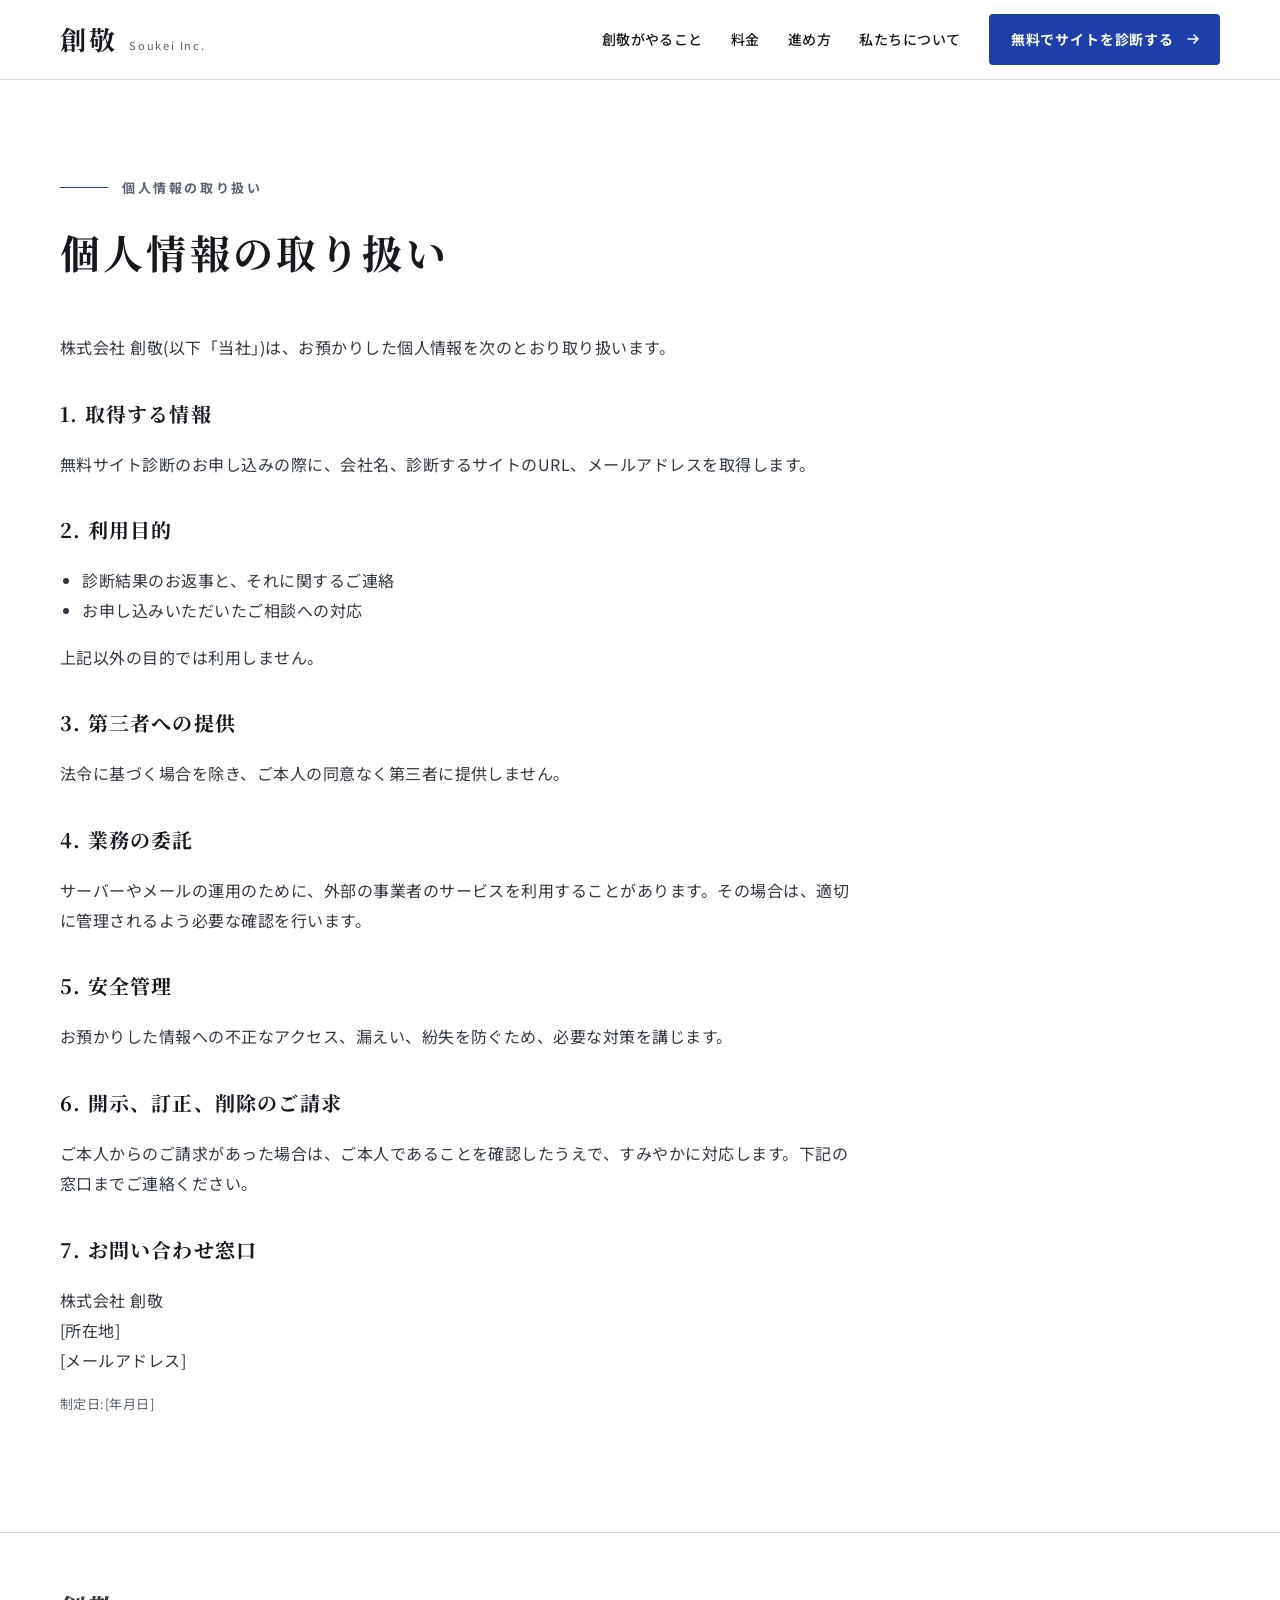
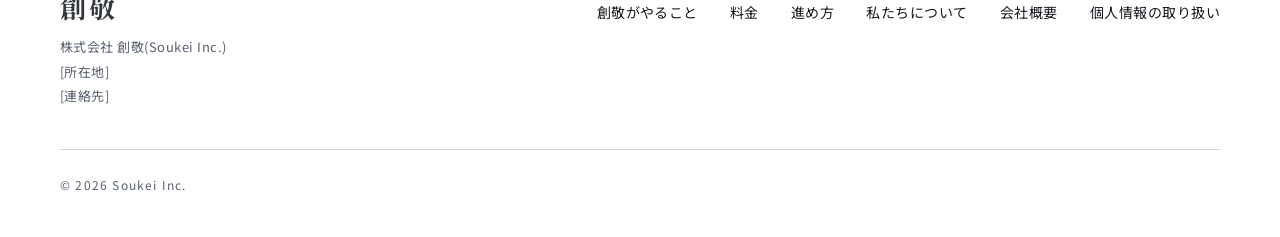
<file: privacy.html>
<!doctype html>
<html lang="ja">
<head>
<meta charset="utf-8">
<meta name="viewport" content="width=device-width, initial-scale=1">
<title>個人情報の取り扱い|株式会社 創敬</title>
<meta name="description" content="株式会社 創敬の個人情報の取り扱いについて。">
<link rel="canonical" href="https://soukeibros.jp/privacy.html">
<link rel="icon" href="assets/icon.svg" type="image/svg+xml">
<link rel="apple-touch-icon" href="assets/icon.png">
<link rel="preconnect" href="https://fonts.googleapis.com">
<link rel="preconnect" href="https://fonts.gstatic.com" crossorigin>
<link rel="stylesheet" href="https://fonts.googleapis.com/css2?family=Noto+Sans+JP:wght@400;500;700&family=Noto+Serif+JP:wght@500;600;700&display=swap">
<link rel="stylesheet" href="css/style.css">
</head>
<body>

<header class="header">
  <div class="container header__inner">
    <a class="brand" href="./" aria-label="創敬 トップへ">
      <span class="brand__name">創敬</span>
      <span class="brand__en">Soukei Inc.</span>
    </a>
    <nav class="nav" aria-label="主なメニュー">
      <a class="nav__link" href="./#service">創敬がやること</a>
      <a class="nav__link" href="./#price">料金</a>
      <a class="nav__link" href="./#process">進め方</a>
      <a class="nav__link" href="./#people">私たちについて</a>
      <a class="btn btn--small" href="./#shindan">無料でサイトを診断する
        <svg aria-hidden="true" width="14" height="14" viewBox="0 0 14 14" fill="none" stroke="currentColor" stroke-width="1.6" stroke-linecap="round" stroke-linejoin="round"><path d="M2 7h10M8 3l4 4-4 4"/></svg>
      </a>
    </nav>
  </div>
</header>

<main class="page">
  <div class="container">
    <div class="page__inner">
      <div class="head">
        <p class="eyebrow eyebrow--line">個人情報の取り扱い</p>
        <h1>個人情報の取り扱い</h1>
      </div>
      <!-- 注意: これは下書きです。公開前に、実際の運用と合っているかを確認し、専門家の確認を受けてください -->
      <div class="prose">
        <p>株式会社 創敬(以下「当社」)は、お預かりした個人情報を次のとおり取り扱います。</p>

        <h2>1. 取得する情報</h2>
        <p>無料サイト診断のお申し込みの際に、会社名、診断するサイトのURL、メールアドレスを取得します。</p>

        <h2>2. 利用目的</h2>
        <ul>
          <li>診断結果のお返事と、それに関するご連絡</li>
          <li>お申し込みいただいたご相談への対応</li>
        </ul>
        <p>上記以外の目的では利用しません。</p>

        <h2>3. 第三者への提供</h2>
        <p>法令に基づく場合を除き、ご本人の同意なく第三者に提供しません。</p>

        <h2>4. 業務の委託</h2>
        <p>サーバーやメールの運用のために、外部の事業者のサービスを利用することがあります。その場合は、適切に管理されるよう必要な確認を行います。</p>

        <h2>5. 安全管理</h2>
        <p>お預かりした情報への不正なアクセス、漏えい、紛失を防ぐため、必要な対策を講じます。</p>

        <h2>6. 開示、訂正、削除のご請求</h2>
        <p>ご本人からのご請求があった場合は、ご本人であることを確認したうえで、すみやかに対応します。下記の窓口までご連絡ください。</p>

        <h2>7. お問い合わせ窓口</h2>
        <p>株式会社 創敬<br>[所在地]<br>[メールアドレス]</p>

        <p class="fine">制定日:[年月日]</p>
      </div>
    </div>
  </div>
</main>

<footer class="footer">
  <div class="container footer__inner">
    <div class="footer__top">
      <div class="footer__brand">
        <p class="brand__name">創敬</p>
        <!-- TODO: 所在地と連絡先を記載 -->
        <address>株式会社 創敬(Soukei Inc.)<br>[所在地]<br>[連絡先]</address>
      </div>
      <nav class="footer__nav" aria-label="フッターメニュー">
        <a href="./#service">創敬がやること</a>
        <a href="./#price">料金</a>
        <a href="./#process">進め方</a>
        <a href="./#people">私たちについて</a>
        <a href="company.html">会社概要</a>
        <a href="privacy.html">個人情報の取り扱い</a>
      </nav>
    </div>
    <p class="footer__copy">© 2026 Soukei Inc.</p>
  </div>
</footer>

</body>
</html>
</file>
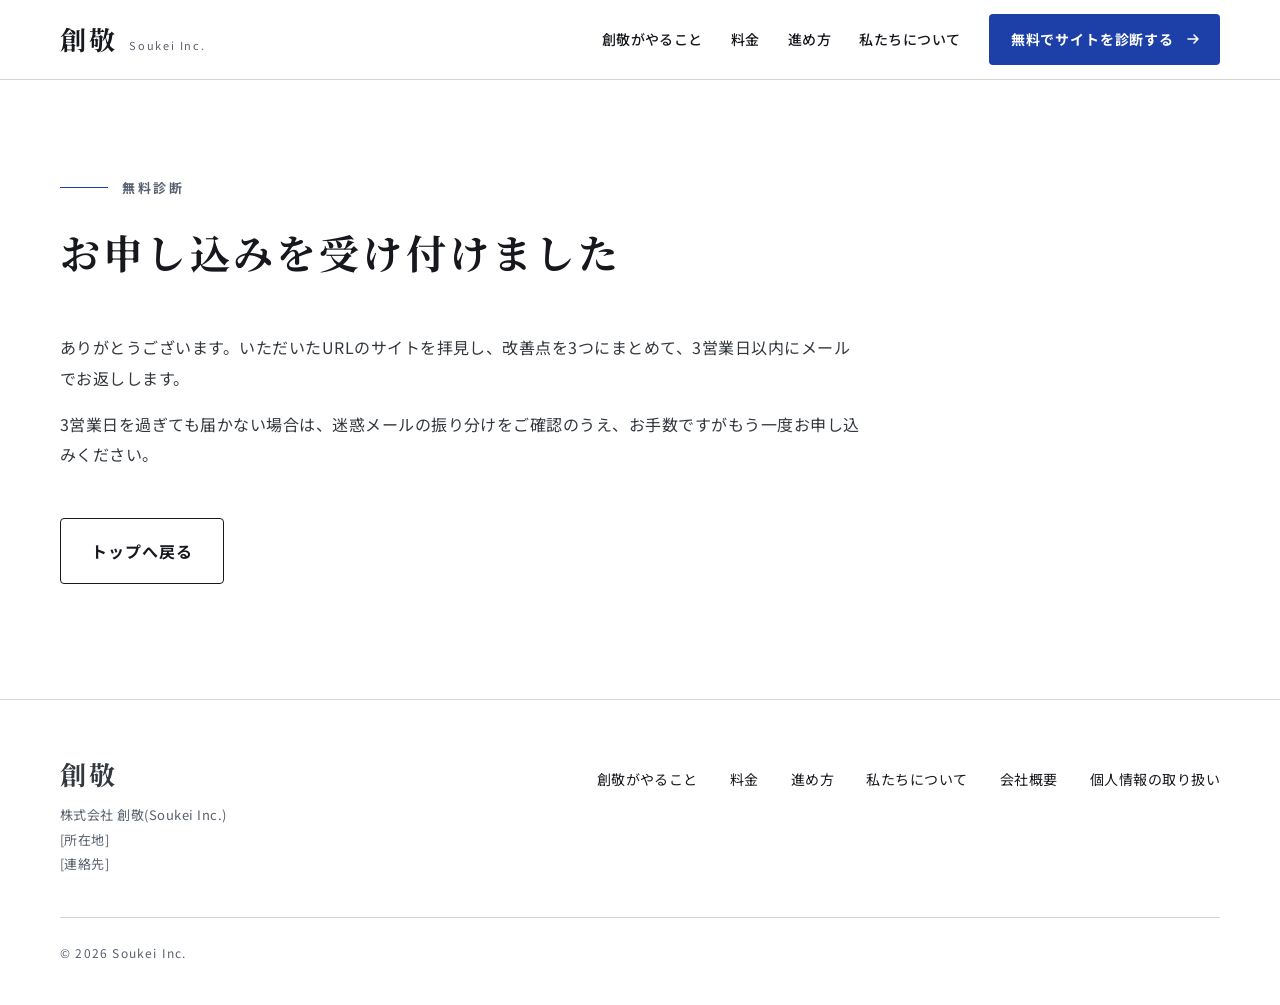
<file: thanks.html>
<!doctype html>
<html lang="ja">
<head>
<meta charset="utf-8">
<meta name="viewport" content="width=device-width, initial-scale=1">
<title>お申し込みを受け付けました|株式会社 創敬</title>
<meta name="description" content="無料サイト診断のお申し込みを受け付けました。">
<meta name="robots" content="noindex">
<link rel="canonical" href="https://soukeibros.jp/thanks.html">
<link rel="icon" href="assets/icon.svg" type="image/svg+xml">
<link rel="apple-touch-icon" href="assets/icon.png">
<link rel="preconnect" href="https://fonts.googleapis.com">
<link rel="preconnect" href="https://fonts.gstatic.com" crossorigin>
<link rel="stylesheet" href="https://fonts.googleapis.com/css2?family=Noto+Sans+JP:wght@400;500;700&family=Noto+Serif+JP:wght@500;600;700&display=swap">
<link rel="stylesheet" href="css/style.css">
</head>
<body>

<header class="header">
  <div class="container header__inner">
    <a class="brand" href="./" aria-label="創敬 トップへ">
      <span class="brand__name">創敬</span>
      <span class="brand__en">Soukei Inc.</span>
    </a>
    <nav class="nav" aria-label="主なメニュー">
      <a class="nav__link" href="./#service">創敬がやること</a>
      <a class="nav__link" href="./#price">料金</a>
      <a class="nav__link" href="./#process">進め方</a>
      <a class="nav__link" href="./#people">私たちについて</a>
      <a class="btn btn--small" href="./#shindan">無料でサイトを診断する
        <svg aria-hidden="true" width="14" height="14" viewBox="0 0 14 14" fill="none" stroke="currentColor" stroke-width="1.6" stroke-linecap="round" stroke-linejoin="round"><path d="M2 7h10M8 3l4 4-4 4"/></svg>
      </a>
    </nav>
  </div>
</header>

<main class="page">
  <div class="container">
    <div class="page__inner">
      <div class="head">
        <p class="eyebrow eyebrow--line">無料診断</p>
        <h1><span class="ph">お申し込みを</span><span class="ph">受け付けました</span></h1>
      </div>
      <div class="prose">
        <p>ありがとうございます。いただいたURLのサイトを拝見し、改善点を3つにまとめて、3営業日以内にメールでお返しします。</p>
        <p>3営業日を過ぎても届かない場合は、迷惑メールの振り分けをご確認のうえ、お手数ですがもう一度お申し込みください。</p>
      </div>
      <!-- TODO: 30分のオンライン相談を受け付ける場合は、ここに日程予約の案内を追加する -->
      <p><a class="btn btn--ghost" href="./">トップへ戻る</a></p>
    </div>
  </div>
</main>

<footer class="footer">
  <div class="container footer__inner">
    <div class="footer__top">
      <div class="footer__brand">
        <p class="brand__name">創敬</p>
        <!-- TODO: 所在地と連絡先を記載 -->
        <address>株式会社 創敬(Soukei Inc.)<br>[所在地]<br>[連絡先]</address>
      </div>
      <nav class="footer__nav" aria-label="フッターメニュー">
        <a href="./#service">創敬がやること</a>
        <a href="./#price">料金</a>
        <a href="./#process">進め方</a>
        <a href="./#people">私たちについて</a>
        <a href="company.html">会社概要</a>
        <a href="privacy.html">個人情報の取り扱い</a>
      </nav>
    </div>
    <p class="footer__copy">© 2026 Soukei Inc.</p>
  </div>
</footer>

</body>
</html>
</file>
<file: css/style.css>
/* 株式会社 創敬 — サイト共通のスタイル
   色・書体・余白はここの変数だけで管理する。値を変えると全ページに反映される。 */

:root {
  --ink: #16181D;        /* 文字、社名、濃い背景 */
  --text: #33383F;       /* 本文 */
  --muted: #5A6170;      /* 注記 */
  --white: #FFFFFF;
  --warm: #F2F1EE;       /* 区切りの背景 */
  --panel: #E4E1DA;      /* 写真が入る前の面 */
  --rule: #D8D5CE;       /* 罫線 */
  --accent: #1D3FA8;     /* 申し込みボタンと細い線だけに使う */
  --serif: "Noto Serif JP", "Hiragino Mincho ProN", "Yu Mincho", serif;
  --sans: "Noto Sans JP", "Hiragino Kaku Gothic ProN", "Yu Gothic", system-ui, sans-serif;
  --side: clamp(20px, 4vw, 32px);          /* 左右の余白 */
  --section: clamp(72px, 9vw, 128px);      /* 章の上下の余白 */
}

*, *::before, *::after { box-sizing: border-box; }
html { scroll-behavior: smooth; -webkit-text-size-adjust: 100%; }
body {
  margin: 0;
  font-family: var(--sans);
  font-size: 16px;
  line-height: 1.9;
  letter-spacing: 0.03em;
  color: var(--text);
  background: var(--white);
  line-break: strict;
  overflow-wrap: anywhere;
  -webkit-font-smoothing: antialiased;
  text-rendering: optimizeLegibility;
}
h1, h2, h3, dt { word-break: auto-phrase; }
p, dd, li { text-wrap: pretty; }
h1, h2, h3, p, ul, ol, dl, dd { margin: 0; }
ul, ol { padding: 0; list-style: none; }
img { max-width: 100%; height: auto; display: block; }
a { color: var(--ink); }
a:hover { color: var(--accent); }
a:focus-visible, button:focus-visible, input:focus-visible { outline: 2px solid var(--accent); outline-offset: 3px; }
::selection { background: var(--ink); color: var(--white); }
.ph { display: inline-block; }              /* 文節の途中で改行させないための囲み */
.visually-hidden { position: absolute; width: 1px; height: 1px; overflow: hidden; clip-path: inset(50%); white-space: nowrap; }

.container { max-width: calc(1160px + var(--side) * 2); margin: 0 auto; padding-left: var(--side); padding-right: var(--side); }
.section { padding-top: var(--section); padding-bottom: var(--section); }
.section--warm { background: var(--warm); }
.section--ink { background: var(--ink); color: #D5D9E0; }

/* ---------- 見出しまわり ---------- */
.eyebrow { display: flex; align-items: baseline; gap: 14px; font-size: 13px; font-weight: 700; letter-spacing: 0.2em; color: var(--muted); }
.eyebrow__num { font-family: var(--serif); font-size: 15px; color: var(--ink); }
.eyebrow--line { align-items: center; }
.eyebrow--line::before { content: ""; width: 48px; height: 1px; background: var(--accent); }
.section--ink .eyebrow { color: #C9CDD4; }
.section--ink .eyebrow--line::before { background: var(--white); }
.h2 { font-family: var(--serif); font-size: clamp(26px, 3.2vw, 36px); line-height: 1.6; font-weight: 700; letter-spacing: 0.08em; font-feature-settings: "palt"; color: var(--ink); }
.section--ink .h2 { color: var(--white); font-size: clamp(28px, 3.8vw, 44px); }
.h3 { font-family: var(--serif); font-weight: 700; color: var(--ink); line-height: 1.6; letter-spacing: 0.06em; }
.head { display: flex; flex-direction: column; gap: 20px; }
.head-row { display: flex; flex-wrap: wrap; align-items: flex-end; justify-content: space-between; gap: 24px 64px; }
.head-row > .head { flex: 1 1 360px; }
.head-row > .lead { flex: 1 1 360px; max-width: 34em; }
.stack { display: flex; flex-direction: column; }

/* ---------- ボタン ---------- */
.btn { display: inline-flex; align-items: center; justify-content: center; gap: 12px; min-height: 60px; padding: 18px 28px 18px 32px; border: 0; border-radius: 4px; background: var(--accent); color: var(--white); font: inherit; font-weight: 700; letter-spacing: 0.06em; text-decoration: none; cursor: pointer; }
.btn:hover { color: var(--white); background: #17338A; }
.btn--small { min-height: 48px; padding: 12px 20px 12px 22px; font-size: 14px; }
.btn--ghost { padding: 17px 30px; background: var(--white); color: var(--ink); border: 1px solid var(--ink); }
.btn--ghost:hover { background: var(--ink); color: var(--white); }
.btn svg { flex: 0 0 auto; }

/* ---------- ヘッダー ---------- */
.header { border-bottom: 1px solid var(--rule); background: var(--white); }
.header__inner { display: flex; align-items: center; justify-content: space-between; gap: 12px 24px; padding-top: 14px; padding-bottom: 14px; }
.brand { display: flex; align-items: baseline; gap: 12px; text-decoration: none; color: var(--ink); }
.brand__name { font-family: var(--serif); font-size: 26px; font-weight: 700; letter-spacing: 0.1em; line-height: 1.4; }
.brand__en { font-size: 11px; letter-spacing: 0.16em; color: var(--muted); }
.nav { display: flex; align-items: center; gap: 28px; font-size: 14px; font-weight: 500; }
.nav__link { padding: 12px 0; text-decoration: none; }

/* ---------- 最上部 ---------- */
.hero__inner { display: flex; flex-wrap: wrap; align-items: center; gap: 56px 72px; padding-top: clamp(56px, 8vw, 104px); padding-bottom: clamp(64px, 9vw, 120px); }
.hero__text { flex: 1.25 1 480px; min-width: 0; display: flex; flex-direction: column; gap: 32px; }
.hero__title { font-family: var(--serif); font-size: clamp(36px, 5.6vw, 68px); line-height: 1.42; font-weight: 700; letter-spacing: 0.08em; font-feature-settings: "palt"; color: var(--ink); }
.hero__lead { font-size: 18px; line-height: 2; max-width: 30em; }
.hero__actions { display: flex; flex-wrap: wrap; gap: 14px 16px; }
.facts { display: grid; grid-template-columns: repeat(3, auto); justify-content: start; margin-top: 8px; padding-top: 24px; border-top: 1px solid var(--rule); }
.facts__item { display: flex; flex-direction: column; gap: 2px; }
.facts__item + .facts__item { margin-left: clamp(14px, 3vw, 28px); padding-left: clamp(14px, 3vw, 28px); border-left: 1px solid var(--rule); }
.facts dt { font-size: 12px; letter-spacing: 0.12em; color: var(--muted); white-space: nowrap; }
.facts dd { font-size: clamp(13px, 3.6vw, 15px); font-weight: 700; color: var(--ink); white-space: nowrap; }
.hero__visual { flex: 1 1 360px; min-width: 260px; max-width: 520px; display: flex; align-items: stretch; gap: 20px; }
.hero__vertical { writing-mode: vertical-rl; display: flex; align-items: center; gap: 16px; font-family: var(--serif); font-size: 13px; letter-spacing: 0.5em; color: var(--muted); }
.hero__vertical span { width: 1px; height: 40px; background: var(--rule); }

/* 写真。素材が届くまでは色の面を表示し、届いたら <img> に差し替える */
.photo { background: var(--panel); border-radius: 2px; overflow: hidden; display: flex; align-items: flex-end; }
.photo img { width: 100%; height: 100%; object-fit: cover; }
.photo__label { padding: 20px; font-size: 12px; letter-spacing: 0.1em; line-height: 1.6; color: #4A505B; }
.photo--hero { flex: 1 1 auto; aspect-ratio: 4 / 5; }
.photo--portrait { flex: 0 1 340px; min-width: 240px; aspect-ratio: 5 / 6; }

/* ---------- こんな状況に ---------- */
.cards { display: grid; grid-template-columns: repeat(auto-fit, minmax(min(300px, 100%), 1fr)); gap: 40px 48px; }
.case { display: flex; flex-direction: column; gap: 14px; padding-top: 28px; border-top: 1px solid var(--ink); }
.case .h3 { font-size: 21px; font-weight: 600; line-height: 1.7; letter-spacing: 0.04em; }
.case p, .step p, .small { font-size: 15px; }
.note-strong { font-size: 15px; font-weight: 500; color: var(--ink); }

/* ---------- 創敬がやること ---------- */
.steps { display: grid; grid-template-columns: repeat(auto-fit, minmax(min(300px, 100%), 1fr)); gap: 48px; }
.step { display: flex; flex-direction: column; gap: 16px; }
.step .step__num { font-family: var(--serif); font-size: 64px; line-height: 1; font-weight: 500; color: var(--ink); letter-spacing: 0; padding-bottom: 16px; border-bottom: 1px solid var(--rule); }
.step .h3 { font-size: 24px; letter-spacing: 0.08em; }

/* ---------- 料金 ---------- */
.plans { display: grid; grid-template-columns: repeat(auto-fit, minmax(min(300px, 100%), 1fr)); gap: 20px; align-items: stretch; }
.plan { display: flex; flex-direction: column; gap: 20px; padding: 40px 36px; background: var(--white); border: 1px solid var(--rule); border-radius: 4px; }
.plan__tag { font-size: 12px; font-weight: 700; letter-spacing: 0.16em; color: var(--muted); }
.plan .h3 { font-size: 22px; }
.price { display: flex; align-items: baseline; gap: 6px; line-height: 1; color: var(--ink); }
.price__num { font-family: var(--serif); font-size: 60px; font-weight: 600; letter-spacing: 0; }
.price__unit { font-size: 16px; font-weight: 700; }
.price__tax { margin-left: 4px; font-size: 12px; color: var(--muted); }
.checks { display: flex; flex-direction: column; gap: 10px; padding-top: 20px; border-top: 1px solid var(--rule); font-size: 15px; }
.checks li { display: flex; align-items: baseline; gap: 12px; }
.checks svg { flex: 0 0 auto; }
.plan--main { background: var(--ink); border-color: var(--ink); color: #E8EAEE; }
.plan--main .plan__tag { display: flex; align-items: center; gap: 10px; color: var(--white); }
.plan--main .plan__tag::before { content: ""; width: 20px; height: 1px; background: var(--white); }
.plan--main .h3, .plan--main .price { color: var(--white); }
.plan--main .price__tax { color: #C9CDD4; }
.plan--main .checks { border-top-color: #3A3F49; }
.monthly { display: flex; flex-wrap: wrap; gap: 24px 64px; padding-top: 36px; border-top: 1px solid var(--ink); }
.monthly__head { flex: 1 1 280px; display: flex; flex-direction: column; gap: 10px; }
.monthly__head .h3 { font-size: 22px; }
.monthly__list { flex: 2 1 420px; display: flex; flex-direction: column; }
.monthly__row { display: flex; flex-wrap: wrap; align-items: baseline; gap: 4px 32px; padding: 18px 0; }
.monthly__row:first-child { padding-top: 0; }
.monthly__row + .monthly__row { border-top: 1px solid var(--rule); }
.monthly__row dt { flex: 0 0 150px; display: flex; align-items: baseline; gap: 4px; color: var(--ink); font-size: 14px; font-weight: 700; }
.monthly__row dt b { font-family: var(--serif); font-size: 34px; font-weight: 600; line-height: 1.2; letter-spacing: 0; }
.monthly__row dd { flex: 1 1 240px; font-size: 15px; }
.fine { font-size: 13px; color: var(--muted); }

/* ---------- 進め方 ---------- */
.flow { border-bottom: 1px solid var(--rule); }
.flow__item { display: flex; flex-wrap: wrap; align-items: baseline; gap: 12px 40px; padding: 30px 0; border-top: 1px solid var(--rule); }
.flow__title { flex: 0 0 260px; display: flex; align-items: baseline; gap: 20px; }
.flow__num { font-family: var(--serif); font-size: 15px; letter-spacing: 0.1em; color: var(--muted); }
.flow__title .h3 { font-size: 21px; }
.flow__text { flex: 999 1 320px; font-size: 15px; }
.chip { flex: 0 1 auto; padding: 4px 16px; border: 1px solid var(--ink); border-radius: 999px; font-size: 13px; font-weight: 500; line-height: 1.7; color: var(--ink); }

/* ---------- 私たちについて ---------- */
.person { display: flex; flex-wrap: wrap; align-items: center; gap: 40px 72px; }
.person--reverse { flex-wrap: wrap-reverse; padding-top: 72px; border-top: 1px solid var(--rule); }
.person__text { flex: 999 1 420px; min-width: 0; display: flex; flex-direction: column; gap: 20px; }
.person__role { font-size: 12px; font-weight: 700; letter-spacing: 0.2em; color: var(--muted); }
.person__name { font-family: var(--serif); font-size: 30px; font-weight: 700; line-height: 1.5; letter-spacing: 0.1em; color: var(--ink); }
.person__text p { max-width: 34em; }
.person__line { font-family: var(--serif); font-size: 19px; font-weight: 600; letter-spacing: 0.06em; color: var(--ink); }
.quote { font-family: var(--serif); font-size: clamp(22px, 2.6vw, 30px); line-height: 1.8; font-weight: 700; letter-spacing: 0.06em; font-feature-settings: "palt"; color: var(--ink); }
.sign { display: flex; align-items: baseline; gap: 16px; color: var(--ink); font-weight: 500; }
.sign small { font-size: 13px; color: var(--muted); }
.sign b { font-family: var(--serif); font-size: 19px; font-weight: 500; letter-spacing: 0.1em; }

/* ---------- 診断レポート ---------- */
.report-row { display: flex; flex-wrap: wrap; align-items: center; gap: 56px 72px; }
.report-row > .head { flex: 1 1 360px; }
.report-row > .head p { max-width: 30em; }
.report-frame { flex: 1 1 420px; min-width: 0; padding: clamp(16px, 4vw, 48px); background: var(--warm); border-radius: 2px; }
.report { display: flex; flex-direction: column; gap: 24px; padding: clamp(20px, 5vw, 32px); background: var(--white); border: 1px solid var(--rule); border-radius: 2px; box-shadow: 0 1px 2px rgba(22, 24, 29, 0.04), 0 16px 40px rgba(22, 24, 29, 0.08); }
.report__head { display: flex; align-items: center; justify-content: space-between; gap: 12px; padding-bottom: 20px; border-bottom: 1px solid var(--ink); }
.report__title { font-family: var(--serif); font-size: clamp(15px, 4.2vw, 18px); font-weight: 700; letter-spacing: 0.08em; color: var(--ink); white-space: nowrap; }
.report__tag { flex: 0 0 auto; padding: 2px 10px; border: 1px solid var(--ink); font-size: 11px; font-weight: 700; letter-spacing: 0.16em; line-height: 1.8; color: var(--ink); white-space: nowrap; }
.report__list { display: flex; flex-direction: column; }
.report__list li { display: flex; align-items: baseline; gap: 18px; padding: 20px 0; }
.report__list li:first-child { padding-top: 0; }
.report__list li + li { border-top: 1px solid var(--rule); }
.report__list li:last-child { padding-bottom: 0; }
.report__num { flex: 0 0 auto; font-family: var(--serif); font-size: 22px; font-weight: 600; line-height: 1.4; color: var(--ink); }
.report__list b { display: block; font-size: 15px; color: var(--ink); }
.report__list span.sub { display: block; margin-top: 4px; font-size: 13px; line-height: 1.8; color: var(--muted); }
.report__foot { font-size: 11px; letter-spacing: 0.16em; color: var(--muted); text-align: right; }

/* ---------- よくある質問 ---------- */
.faq-row { display: flex; flex-wrap: wrap; gap: 40px 72px; }
.faq-row > .head { flex: 1 1 280px; }
.faq { flex: 2 1 520px; min-width: 0; border-bottom: 1px solid var(--rule); }
.faq__item { display: flex; flex-direction: column; gap: 12px; padding: 32px 0; border-top: 1px solid var(--rule); }
.faq__item:first-child { border-top-color: var(--ink); }
.faq dt { font-family: var(--serif); font-size: 20px; font-weight: 700; line-height: 1.7; letter-spacing: 0.04em; color: var(--ink); }
.faq dd { max-width: 40em; font-size: 15px; }

/* ---------- 申し込み ---------- */
.apply { display: flex; flex-wrap: wrap; align-items: flex-start; gap: 56px 88px; }
.apply__text { flex: 1 1 380px; display: flex; flex-direction: column; gap: 24px; }
.apply__text > p { max-width: 30em; }
.apply .checks { margin-top: 8px; padding-top: 24px; border-top-color: #3A3F49; gap: 12px; }
.form { flex: 1 1 380px; min-width: 0; display: flex; flex-direction: column; gap: 22px; padding: clamp(28px, 4vw, 44px); background: var(--white); color: var(--text); border-radius: 4px; }
.field { display: flex; flex-direction: column; gap: 8px; }
.field label { font-size: 14px; font-weight: 700; color: var(--ink); }
.field input { min-height: 52px; padding: 14px 16px; border: 1px solid #8A909C; border-radius: 4px; background: var(--white); color: var(--ink); font: inherit; font-size: 16px; }
.form .btn { margin-top: 6px; width: 100%; }
.form .fine { line-height: 1.8; }
.hp { position: absolute; left: -9999px; width: 1px; height: 1px; overflow: hidden; }   /* 迷惑送信よけ。人には見えない */

/* ---------- フッター ---------- */
.footer { border-top: 1px solid var(--rule); background: var(--white); }
.footer__inner { display: flex; flex-direction: column; gap: 40px; padding-top: 56px; padding-bottom: 40px; }
.footer__top { display: flex; flex-wrap: wrap; justify-content: space-between; gap: 32px 64px; }
.footer__brand { display: flex; flex-direction: column; gap: 10px; }
.footer__brand address { font-style: normal; font-size: 13px; line-height: 1.9; color: var(--muted); }
.footer__nav { display: flex; flex-wrap: wrap; align-content: flex-start; gap: 4px 32px; font-size: 14px; }
.footer__nav a { padding: 10px 0; text-decoration: none; }
.footer__copy { padding-top: 24px; border-top: 1px solid var(--rule); font-size: 12px; letter-spacing: 0.1em; color: var(--muted); }

/* ---------- 下層ページ(会社概要、個人情報、完了) ---------- */
.page { padding-top: clamp(56px, 8vw, 96px); padding-bottom: var(--section); }
.page__inner { max-width: 800px; display: flex; flex-direction: column; gap: 48px; }
.page h1 { font-family: var(--serif); font-size: clamp(28px, 4vw, 40px); line-height: 1.6; font-weight: 700; letter-spacing: 0.08em; color: var(--ink); }
.page h2 { margin-top: 16px; font-family: var(--serif); font-size: 20px; font-weight: 700; letter-spacing: 0.06em; color: var(--ink); }
.prose { display: flex; flex-direction: column; gap: 16px; }
.prose ul { padding-left: 1.4em; list-style: disc; }
.table { border-top: 1px solid var(--ink); }
.table__row { display: flex; flex-wrap: wrap; gap: 4px 32px; padding: 20px 0; border-bottom: 1px solid var(--rule); }
.table__row dt { flex: 0 0 160px; font-weight: 700; color: var(--ink); }
.table__row dd { flex: 1 1 320px; }

/* ---------- 画面が狭いとき ---------- */
@media (max-width: 760px) {
  .nav__link, .brand__en { display: none; }
  .hero__lead { font-size: 17px; }
  .flow__title { flex-basis: 100%; }
}
@media (prefers-reduced-motion: reduce) { html { scroll-behavior: auto; } }
</file>
